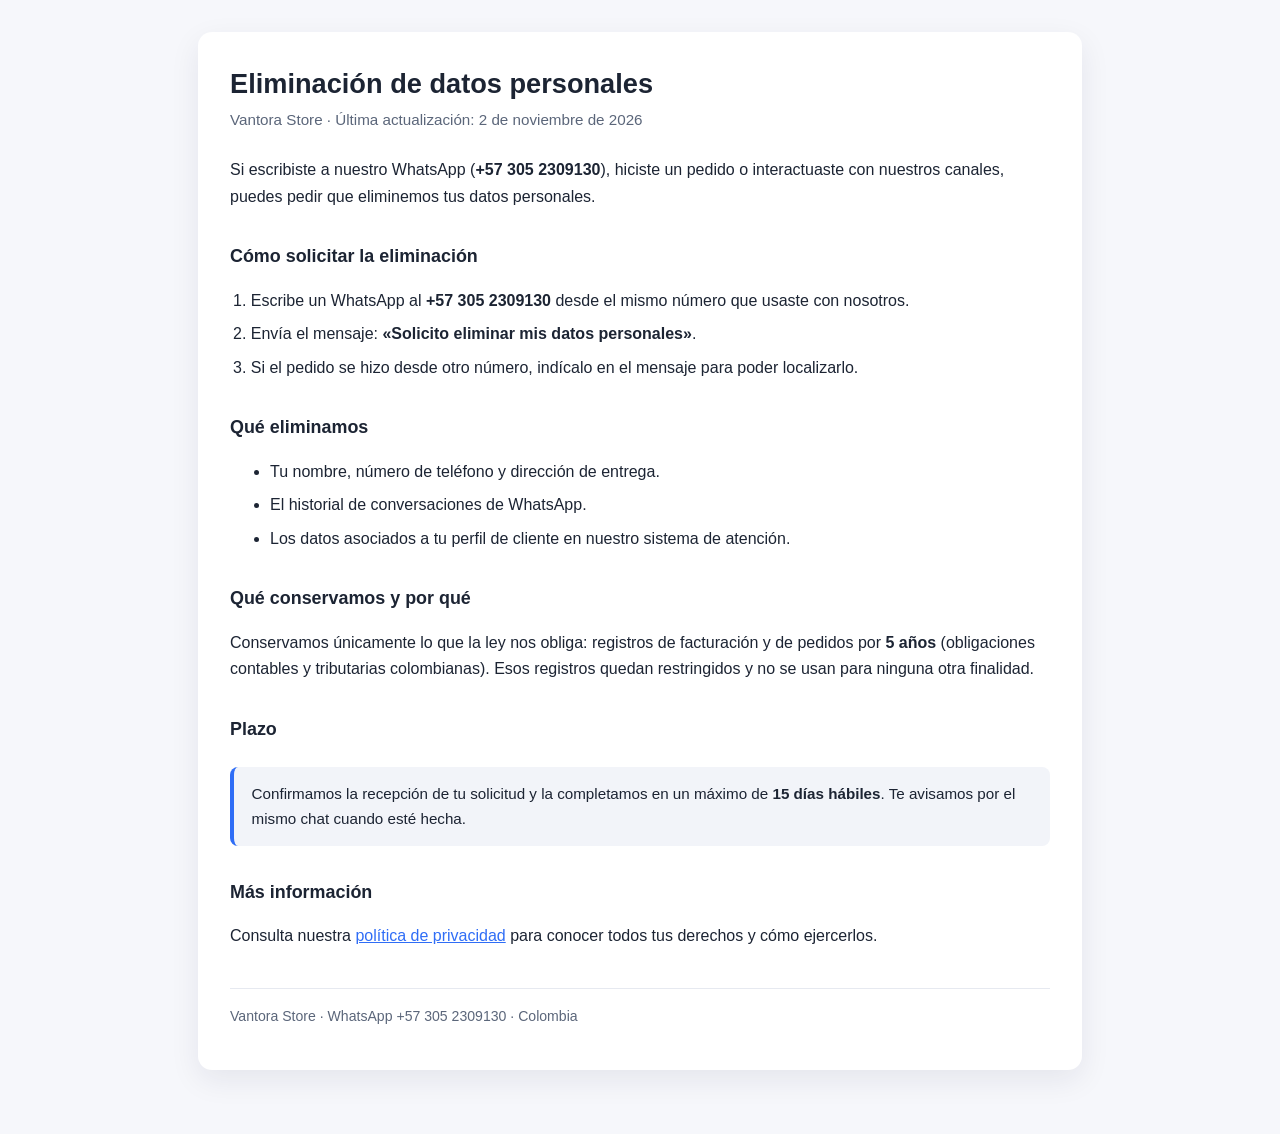
<file: motor/internal/api/web/eliminar-datos.html>
<!doctype html>
<html lang="es">
<head>
<meta charset="utf-8">
<meta name="viewport" content="width=device-width, initial-scale=1">
<title>Eliminación de datos · Vantora Store</title>
<link rel="icon" href="/icon.svg" type="image/svg+xml">
<style>
  :root { color-scheme: light dark; }
  body { margin:0; padding:2rem 1rem 4rem; font:16px/1.65 -apple-system, BlinkMacSystemFont, "Segoe UI", Roboto, Helvetica, Arial, sans-serif; color:#1c2433; background:#f6f7fb; }
  main { max-width:820px; margin:0 auto; background:#fff; border-radius:14px; padding:2.2rem 2rem 2.6rem; box-shadow:0 10px 30px rgba(20,30,60,.08); }
  h1 { font-size:1.7rem; line-height:1.25; margin:0 0 .35rem; }
  h2 { font-size:1.12rem; margin:2rem 0 .5rem; }
  .sub { color:#5b667a; margin:0 0 1.6rem; font-size:.95rem; }
  ol { padding-left:1.3rem; } li { margin:.45rem 0; }
  .box { background:#f2f4f9; border-left:4px solid #2f6df6; border-radius:8px; padding:.9rem 1.1rem; margin:1.4rem 0; font-size:.95rem; }
  a { color:#2f6df6; }
  footer { margin-top:2.4rem; padding-top:1rem; border-top:1px solid #e6e9f0; color:#5b667a; font-size:.88rem; }
  @media (prefers-color-scheme: dark) { body{background:#0e1420;color:#e7ecf5} main{background:#121a2c;box-shadow:none} .box{background:#182236} footer{border-color:#233049} }
</style>
</head>
<body>
<main>
  <h1>Eliminación de datos personales</h1>
  <p class="sub">Vantora Store · Última actualización: 2 de noviembre de 2026</p>

  <p>Si escribiste a nuestro WhatsApp (<strong>+57 305 2309130</strong>), hiciste un pedido
  o interactuaste con nuestros canales, puedes pedir que eliminemos tus datos personales.</p>

  <h2>Cómo solicitar la eliminación</h2>
  <ol>
    <li>Escribe un WhatsApp al <strong>+57 305 2309130</strong> desde el mismo número que
    usaste con nosotros.</li>
    <li>Envía el mensaje: <strong>«Solicito eliminar mis datos personales»</strong>.</li>
    <li>Si el pedido se hizo desde otro número, indícalo en el mensaje para poder
    localizarlo.</li>
  </ol>

  <h2>Qué eliminamos</h2>
  <ul>
    <li>Tu nombre, número de teléfono y dirección de entrega.</li>
    <li>El historial de conversaciones de WhatsApp.</li>
    <li>Los datos asociados a tu perfil de cliente en nuestro sistema de atención.</li>
  </ul>

  <h2>Qué conservamos y por qué</h2>
  <p>Conservamos únicamente lo que la ley nos obliga: registros de facturación y de pedidos
  por <strong>5 años</strong> (obligaciones contables y tributarias colombianas). Esos
  registros quedan restringidos y no se usan para ninguna otra finalidad.</p>

  <h2>Plazo</h2>
  <div class="box">Confirmamos la recepción de tu solicitud y la completamos en un máximo de
  <strong>15 días hábiles</strong>. Te avisamos por el mismo chat cuando esté hecha.</div>

  <h2>Más información</h2>
  <p>Consulta nuestra <a href="/privacidad.html">política de privacidad</a> para conocer
  todos tus derechos y cómo ejercerlos.</p>

  <footer>Vantora Store · WhatsApp +57 305 2309130 · Colombia</footer>
</main>
</body>
</html>
</file>
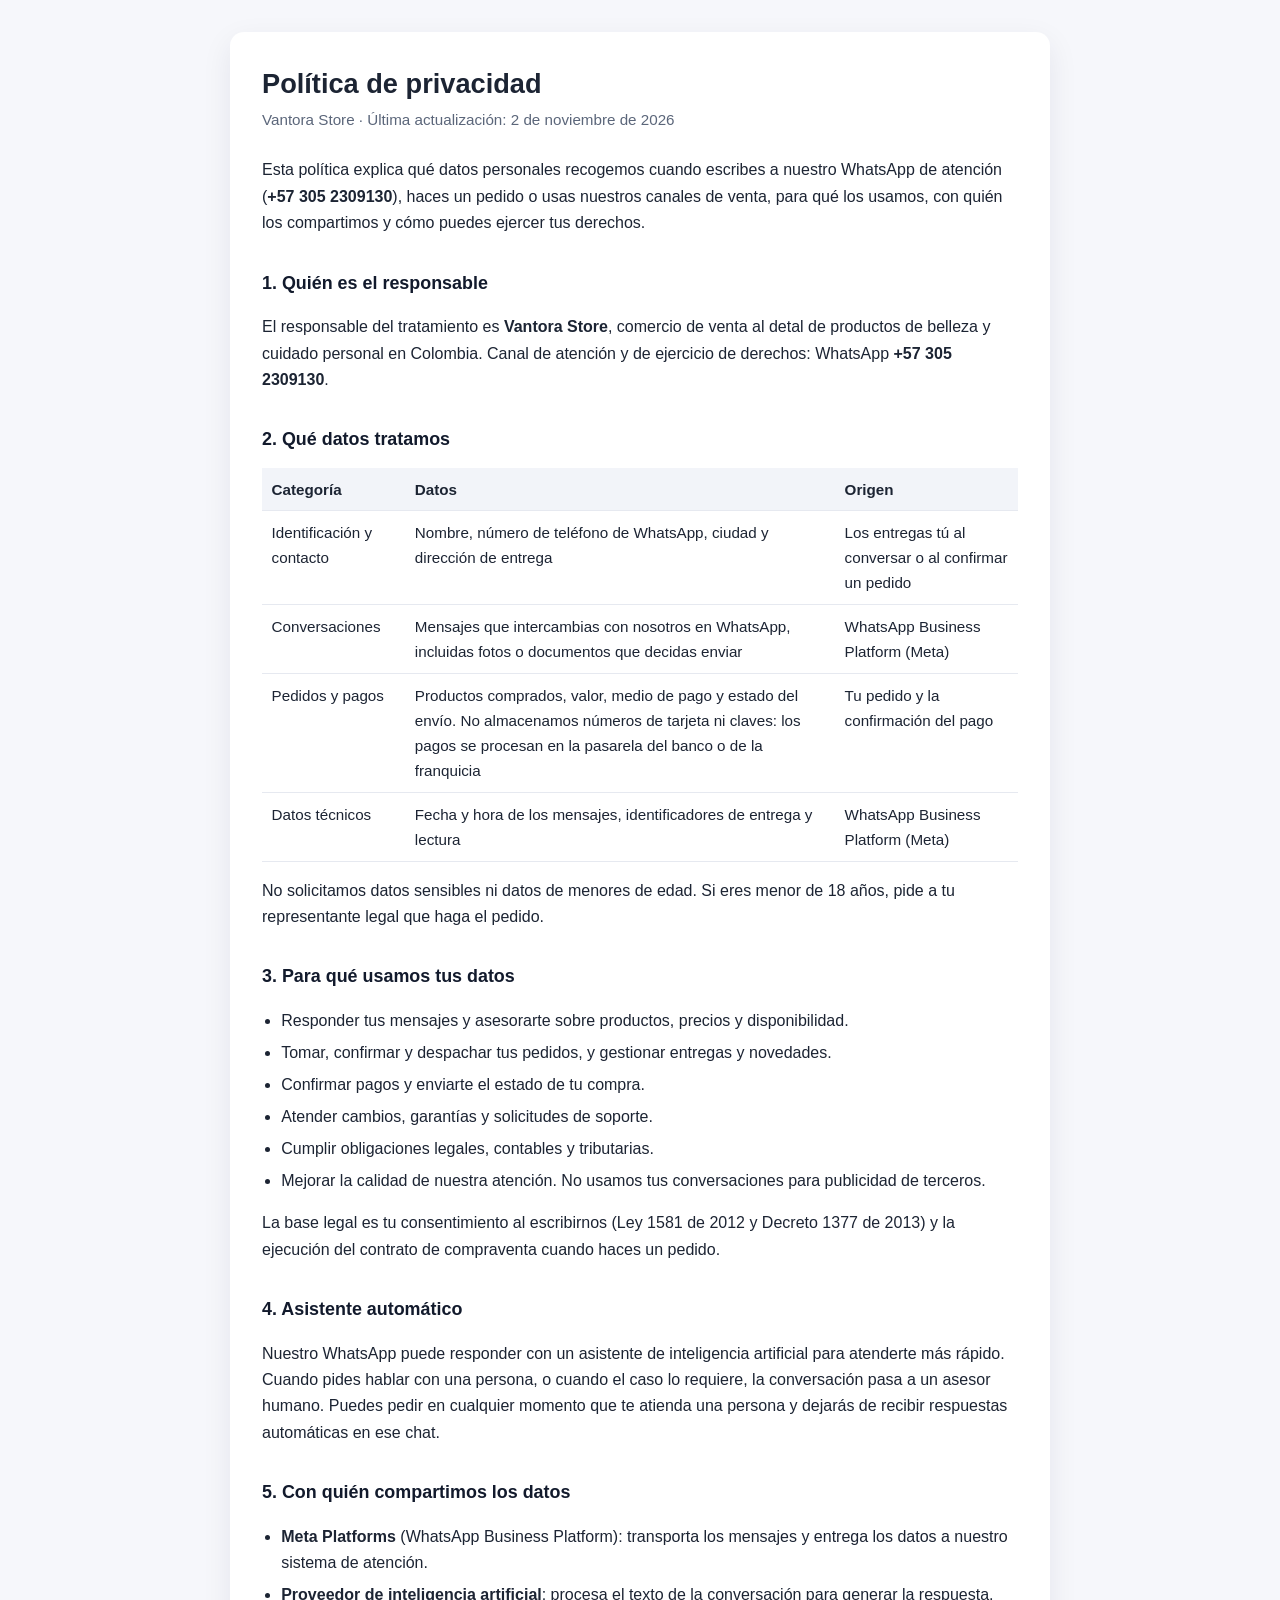
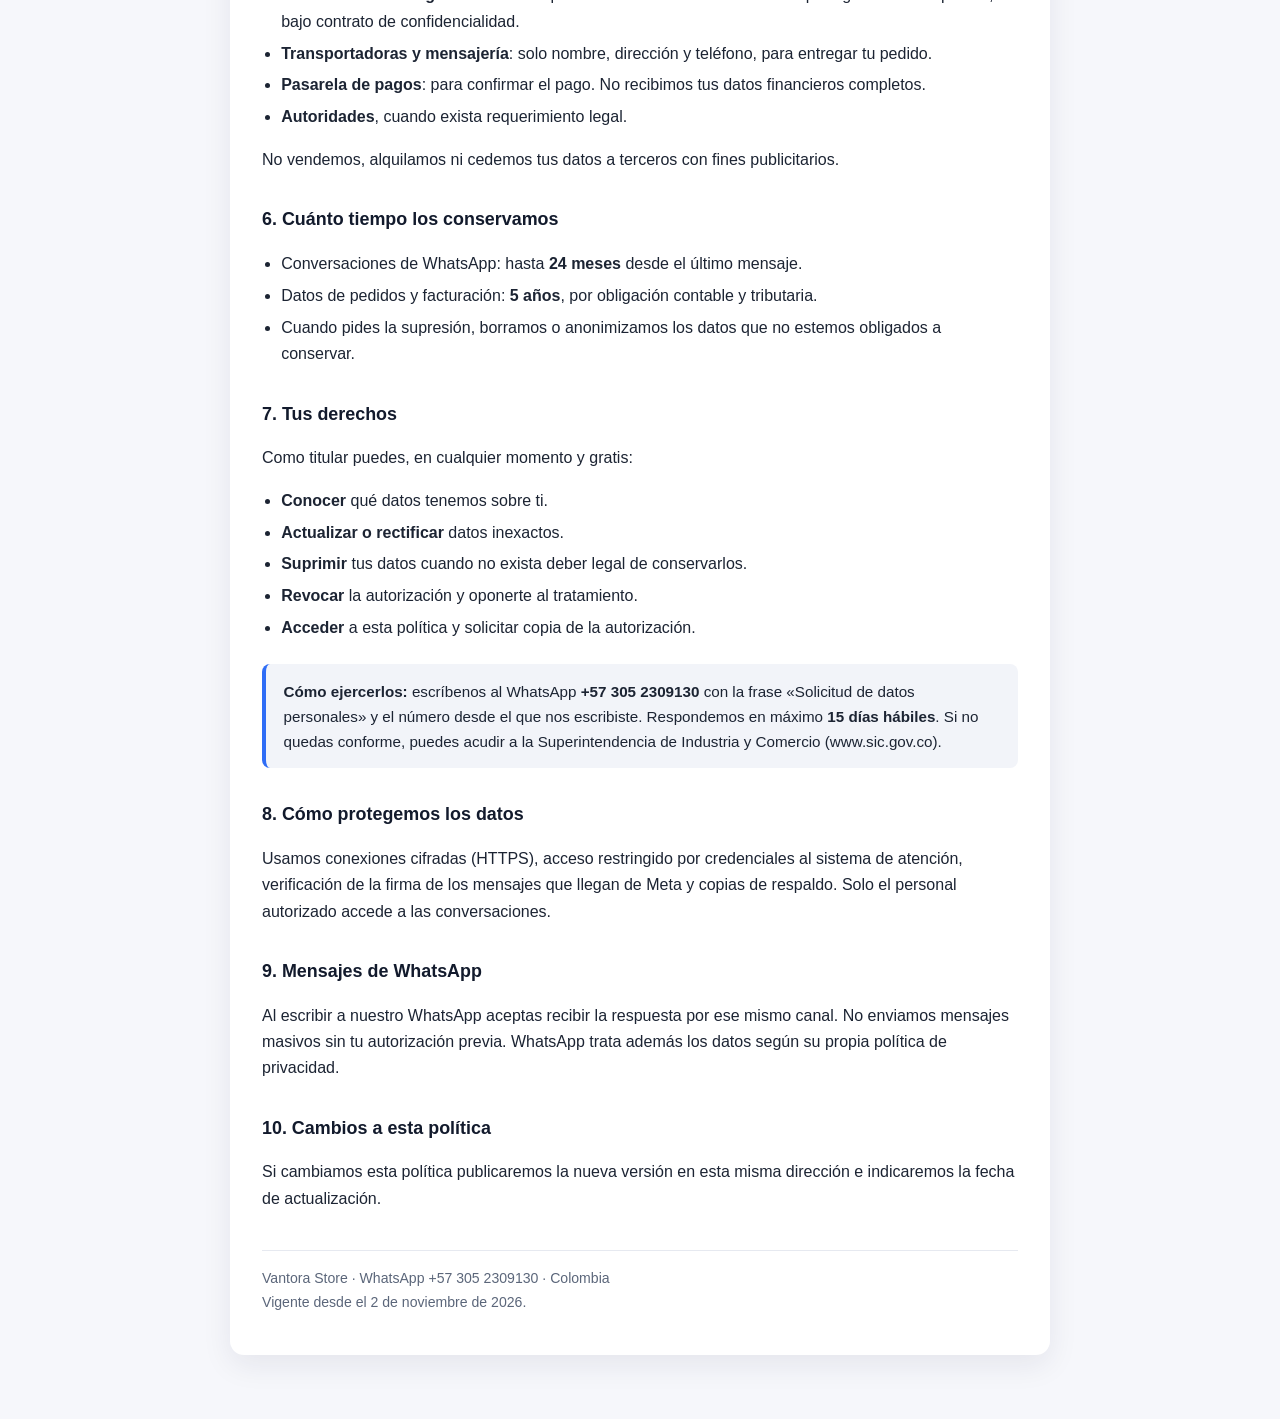
<file: motor/internal/api/web/privacidad.html>
<!doctype html>
<html lang="es">
<head>
<meta charset="utf-8">
<meta name="viewport" content="width=device-width, initial-scale=1">
<title>Política de privacidad · Vantora Store</title>
<link rel="icon" href="/icon.svg" type="image/svg+xml">
<style>
  :root { color-scheme: light dark; }
  * { box-sizing: border-box; }
  body {
    margin: 0; padding: 2rem 1rem 4rem;
    font: 16px/1.65 -apple-system, BlinkMacSystemFont, "Segoe UI", Roboto, Helvetica, Arial, sans-serif;
    color: #1c2433; background: #f6f7fb;
  }
  main { max-width: 820px; margin: 0 auto; background: #fff; border-radius: 14px;
    padding: 2.2rem 2rem 2.6rem; box-shadow: 0 10px 30px rgba(20,30,60,.08); }
  h1 { font-size: 1.7rem; line-height: 1.25; margin: 0 0 .35rem; }
  h2 { font-size: 1.12rem; margin: 2rem 0 .5rem; color: #121a2c; }
  .sub { color: #5b667a; margin: 0 0 1.6rem; font-size: .95rem; }
  ul { padding-left: 1.2rem; }
  li { margin: .35rem 0; }
  table { width: 100%; border-collapse: collapse; margin: .8rem 0; font-size: .95rem; }
  th, td { text-align: left; padding: .55rem .6rem; border-bottom: 1px solid #e6e9f0; vertical-align: top; }
  th { background: #f2f4f9; font-weight: 600; }
  .box { background: #f2f4f9; border-left: 4px solid #2f6df6; border-radius: 8px;
    padding: .9rem 1.1rem; margin: 1.4rem 0; font-size: .95rem; }
  a { color: #2f6df6; }
  footer { margin-top: 2.4rem; padding-top: 1rem; border-top: 1px solid #e6e9f0;
    color: #5b667a; font-size: .88rem; }
  @media (prefers-color-scheme: dark) {
    body { background: #0e1420; color: #e7ecf5; }
    main { background: #121a2c; box-shadow: none; }
    h2 { color: #e7ecf5; }
    th { background: #182236; }
    td, th { border-color: #233049; }
    .box { background: #182236; }
    footer { border-color: #233049; }
  }
</style>
</head>
<body>
<main>
  <h1>Política de privacidad</h1>
  <p class="sub">Vantora Store · Última actualización: 2 de noviembre de 2026</p>

  <p>Esta política explica qué datos personales recogemos cuando escribes a nuestro
  WhatsApp de atención (<strong>+57 305 2309130</strong>), haces un pedido o usas
  nuestros canales de venta, para qué los usamos, con quién los compartimos y cómo
  puedes ejercer tus derechos.</p>

  <h2>1. Quién es el responsable</h2>
  <p>El responsable del tratamiento es <strong>Vantora Store</strong>, comercio de venta
  al detal de productos de belleza y cuidado personal en Colombia. Canal de atención y
  de ejercicio de derechos: WhatsApp <strong>+57 305 2309130</strong>.</p>

  <h2>2. Qué datos tratamos</h2>
  <table>
    <tr><th>Categoría</th><th>Datos</th><th>Origen</th></tr>
    <tr>
      <td>Identificación y contacto</td>
      <td>Nombre, número de teléfono de WhatsApp, ciudad y dirección de entrega</td>
      <td>Los entregas tú al conversar o al confirmar un pedido</td>
    </tr>
    <tr>
      <td>Conversaciones</td>
      <td>Mensajes que intercambias con nosotros en WhatsApp, incluidas fotos o
      documentos que decidas enviar</td>
      <td>WhatsApp Business Platform (Meta)</td>
    </tr>
    <tr>
      <td>Pedidos y pagos</td>
      <td>Productos comprados, valor, medio de pago y estado del envío. No almacenamos
      números de tarjeta ni claves: los pagos se procesan en la pasarela del banco o
      de la franquicia</td>
      <td>Tu pedido y la confirmación del pago</td>
    </tr>
    <tr>
      <td>Datos técnicos</td>
      <td>Fecha y hora de los mensajes, identificadores de entrega y lectura</td>
      <td>WhatsApp Business Platform (Meta)</td>
    </tr>
  </table>
  <p>No solicitamos datos sensibles ni datos de menores de edad. Si eres menor de 18 años,
  pide a tu representante legal que haga el pedido.</p>

  <h2>3. Para qué usamos tus datos</h2>
  <ul>
    <li>Responder tus mensajes y asesorarte sobre productos, precios y disponibilidad.</li>
    <li>Tomar, confirmar y despachar tus pedidos, y gestionar entregas y novedades.</li>
    <li>Confirmar pagos y enviarte el estado de tu compra.</li>
    <li>Atender cambios, garantías y solicitudes de soporte.</li>
    <li>Cumplir obligaciones legales, contables y tributarias.</li>
    <li>Mejorar la calidad de nuestra atención. No usamos tus conversaciones para
    publicidad de terceros.</li>
  </ul>
  <p>La base legal es tu consentimiento al escribirnos (Ley 1581 de 2012 y Decreto 1377
  de 2013) y la ejecución del contrato de compraventa cuando haces un pedido.</p>

  <h2>4. Asistente automático</h2>
  <p>Nuestro WhatsApp puede responder con un asistente de inteligencia artificial para
  atenderte más rápido. Cuando pides hablar con una persona, o cuando el caso lo
  requiere, la conversación pasa a un asesor humano. Puedes pedir en cualquier momento
  que te atienda una persona y dejarás de recibir respuestas automáticas en ese chat.</p>

  <h2>5. Con quién compartimos los datos</h2>
  <ul>
    <li><strong>Meta Platforms</strong> (WhatsApp Business Platform): transporta los
    mensajes y entrega los datos a nuestro sistema de atención.</li>
    <li><strong>Proveedor de inteligencia artificial</strong>: procesa el texto de la
    conversación para generar la respuesta, bajo contrato de confidencialidad.</li>
    <li><strong>Transportadoras y mensajería</strong>: solo nombre, dirección y teléfono,
    para entregar tu pedido.</li>
    <li><strong>Pasarela de pagos</strong>: para confirmar el pago. No recibimos tus
    datos financieros completos.</li>
    <li><strong>Autoridades</strong>, cuando exista requerimiento legal.</li>
  </ul>
  <p>No vendemos, alquilamos ni cedemos tus datos a terceros con fines publicitarios.</p>

  <h2>6. Cuánto tiempo los conservamos</h2>
  <ul>
    <li>Conversaciones de WhatsApp: hasta <strong>24 meses</strong> desde el último mensaje.</li>
    <li>Datos de pedidos y facturación: <strong>5 años</strong>, por obligación contable y
    tributaria.</li>
    <li>Cuando pides la supresión, borramos o anonimizamos los datos que no estemos
    obligados a conservar.</li>
  </ul>

  <h2>7. Tus derechos</h2>
  <p>Como titular puedes, en cualquier momento y gratis:</p>
  <ul>
    <li><strong>Conocer</strong> qué datos tenemos sobre ti.</li>
    <li><strong>Actualizar o rectificar</strong> datos inexactos.</li>
    <li><strong>Suprimir</strong> tus datos cuando no exista deber legal de conservarlos.</li>
    <li><strong>Revocar</strong> la autorización y oponerte al tratamiento.</li>
    <li><strong>Acceder</strong> a esta política y solicitar copia de la autorización.</li>
  </ul>
  <div class="box">
    <strong>Cómo ejercerlos:</strong> escríbenos al WhatsApp <strong>+57 305 2309130</strong>
    con la frase «Solicitud de datos personales» y el número desde el que nos escribiste.
    Respondemos en máximo <strong>15 días hábiles</strong>. Si no quedas conforme, puedes
    acudir a la Superintendencia de Industria y Comercio (www.sic.gov.co).
  </div>

  <h2>8. Cómo protegemos los datos</h2>
  <p>Usamos conexiones cifradas (HTTPS), acceso restringido por credenciales al sistema de
  atención, verificación de la firma de los mensajes que llegan de Meta y copias de
  respaldo. Solo el personal autorizado accede a las conversaciones.</p>

  <h2>9. Mensajes de WhatsApp</h2>
  <p>Al escribir a nuestro WhatsApp aceptas recibir la respuesta por ese mismo canal. No
  enviamos mensajes masivos sin tu autorización previa. WhatsApp trata además los datos
  según su propia política de privacidad.</p>

  <h2>10. Cambios a esta política</h2>
  <p>Si cambiamos esta política publicaremos la nueva versión en esta misma dirección e
  indicaremos la fecha de actualización.</p>

  <footer>
    Vantora Store · WhatsApp +57 305 2309130 · Colombia<br>
    Vigente desde el 2 de noviembre de 2026.
  </footer>
</main>
</body>
</html>
</file>
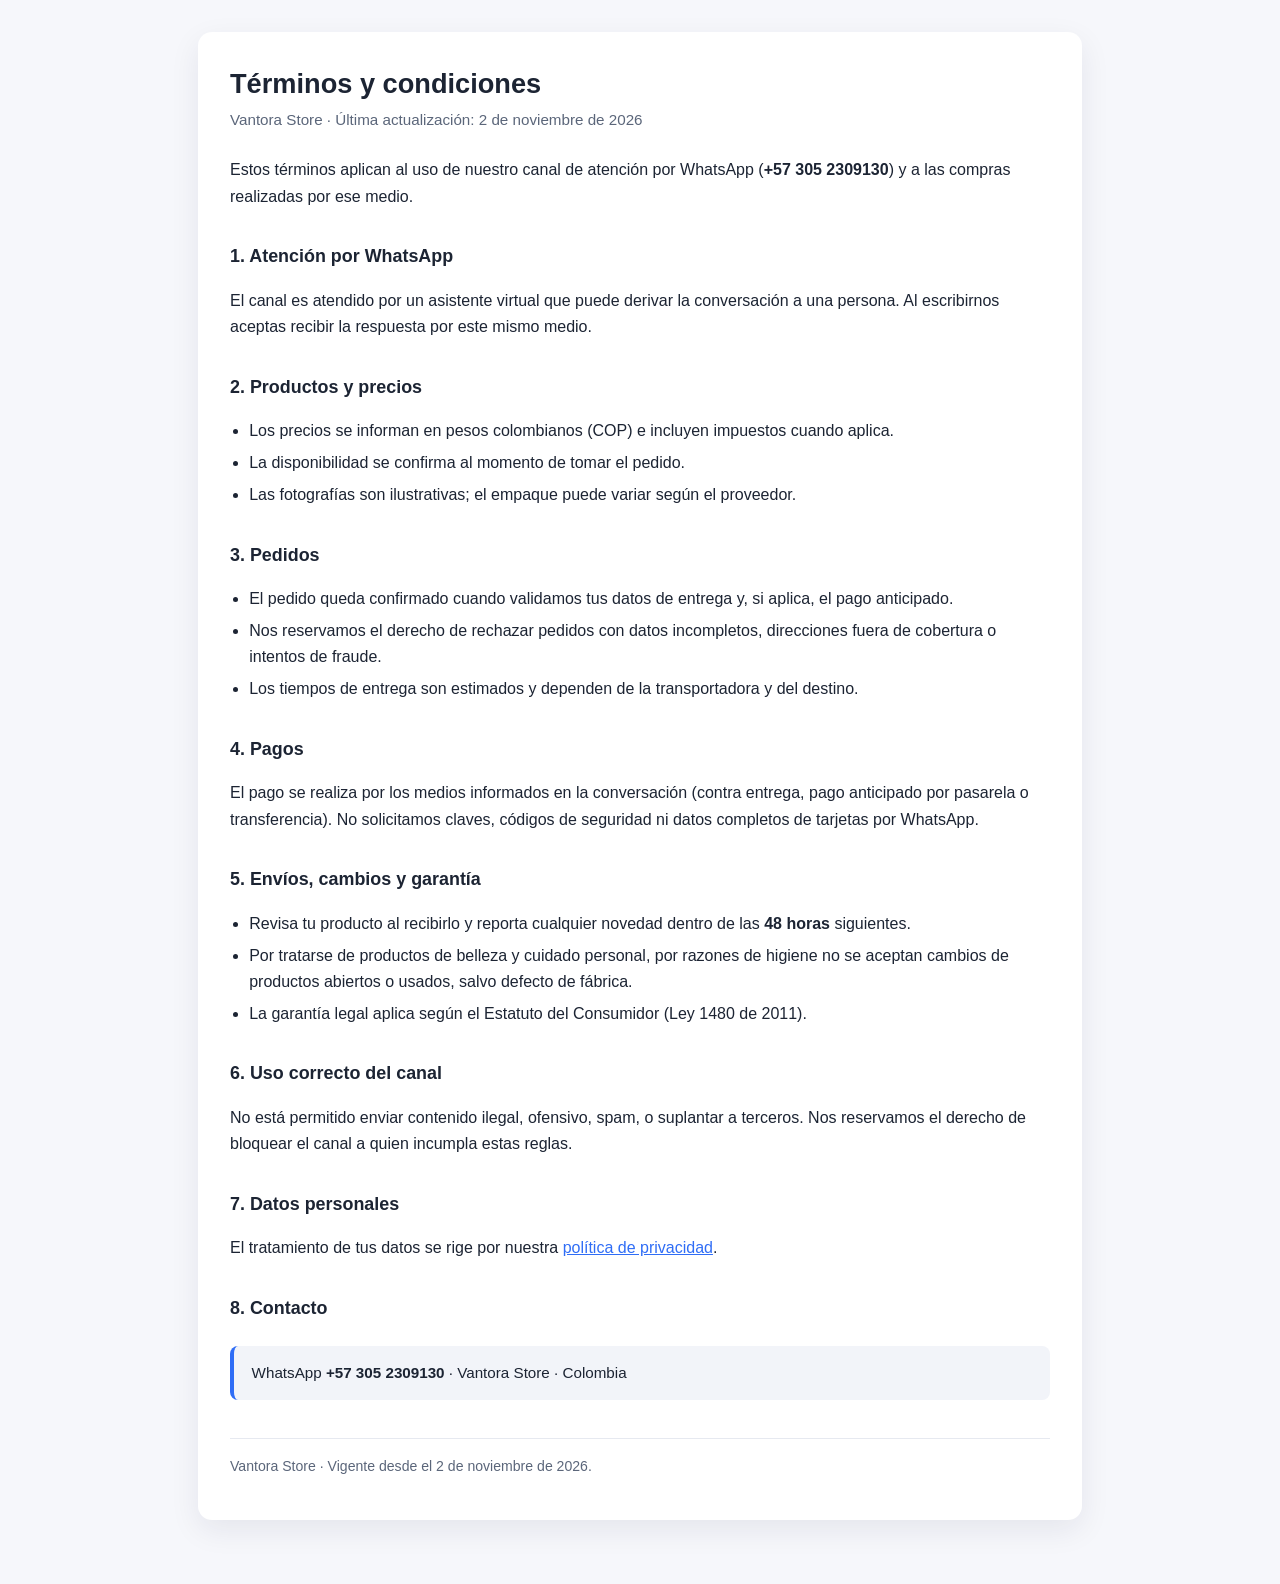
<file: motor/internal/api/web/terminos.html>
<!doctype html>
<html lang="es">
<head>
<meta charset="utf-8">
<meta name="viewport" content="width=device-width, initial-scale=1">
<title>Términos y condiciones · Vantora Store</title>
<link rel="icon" href="/icon.svg" type="image/svg+xml">
<style>
  :root { color-scheme: light dark; }
  body { margin:0; padding:2rem 1rem 4rem; font:16px/1.65 -apple-system, BlinkMacSystemFont, "Segoe UI", Roboto, Helvetica, Arial, sans-serif; color:#1c2433; background:#f6f7fb; }
  main { max-width:820px; margin:0 auto; background:#fff; border-radius:14px; padding:2.2rem 2rem 2.6rem; box-shadow:0 10px 30px rgba(20,30,60,.08); }
  h1 { font-size:1.7rem; line-height:1.25; margin:0 0 .35rem; }
  h2 { font-size:1.12rem; margin:2rem 0 .5rem; }
  .sub { color:#5b667a; margin:0 0 1.6rem; font-size:.95rem; }
  ul { padding-left:1.2rem; } li { margin:.35rem 0; }
  .box { background:#f2f4f9; border-left:4px solid #2f6df6; border-radius:8px; padding:.9rem 1.1rem; margin:1.4rem 0; font-size:.95rem; }
  a { color:#2f6df6; }
  footer { margin-top:2.4rem; padding-top:1rem; border-top:1px solid #e6e9f0; color:#5b667a; font-size:.88rem; }
  @media (prefers-color-scheme: dark) { body{background:#0e1420;color:#e7ecf5} main{background:#121a2c;box-shadow:none} .box{background:#182236} footer{border-color:#233049} }
</style>
</head>
<body>
<main>
  <h1>Términos y condiciones</h1>
  <p class="sub">Vantora Store · Última actualización: 2 de noviembre de 2026</p>

  <p>Estos términos aplican al uso de nuestro canal de atención por WhatsApp
  (<strong>+57 305 2309130</strong>) y a las compras realizadas por ese medio.</p>

  <h2>1. Atención por WhatsApp</h2>
  <p>El canal es atendido por un asistente virtual que puede derivar la conversación a una
  persona. Al escribirnos aceptas recibir la respuesta por este mismo medio.</p>

  <h2>2. Productos y precios</h2>
  <ul>
    <li>Los precios se informan en pesos colombianos (COP) e incluyen impuestos cuando aplica.</li>
    <li>La disponibilidad se confirma al momento de tomar el pedido.</li>
    <li>Las fotografías son ilustrativas; el empaque puede variar según el proveedor.</li>
  </ul>

  <h2>3. Pedidos</h2>
  <ul>
    <li>El pedido queda confirmado cuando validamos tus datos de entrega y, si aplica, el
    pago anticipado.</li>
    <li>Nos reservamos el derecho de rechazar pedidos con datos incompletos, direcciones
    fuera de cobertura o intentos de fraude.</li>
    <li>Los tiempos de entrega son estimados y dependen de la transportadora y del destino.</li>
  </ul>

  <h2>4. Pagos</h2>
  <p>El pago se realiza por los medios informados en la conversación (contra entrega, pago
  anticipado por pasarela o transferencia). No solicitamos claves, códigos de seguridad ni
  datos completos de tarjetas por WhatsApp.</p>

  <h2>5. Envíos, cambios y garantía</h2>
  <ul>
    <li>Revisa tu producto al recibirlo y reporta cualquier novedad dentro de las
    <strong>48 horas</strong> siguientes.</li>
    <li>Por tratarse de productos de belleza y cuidado personal, por razones de higiene no
    se aceptan cambios de productos abiertos o usados, salvo defecto de fábrica.</li>
    <li>La garantía legal aplica según el Estatuto del Consumidor (Ley 1480 de 2011).</li>
  </ul>

  <h2>6. Uso correcto del canal</h2>
  <p>No está permitido enviar contenido ilegal, ofensivo, spam, o suplantar a terceros. Nos
  reservamos el derecho de bloquear el canal a quien incumpla estas reglas.</p>

  <h2>7. Datos personales</h2>
  <p>El tratamiento de tus datos se rige por nuestra
  <a href="/privacidad.html">política de privacidad</a>.</p>

  <h2>8. Contacto</h2>
  <div class="box">WhatsApp <strong>+57 305 2309130</strong> · Vantora Store · Colombia</div>

  <footer>Vantora Store · Vigente desde el 2 de noviembre de 2026.</footer>
</main>
</body>
</html>
</file>
